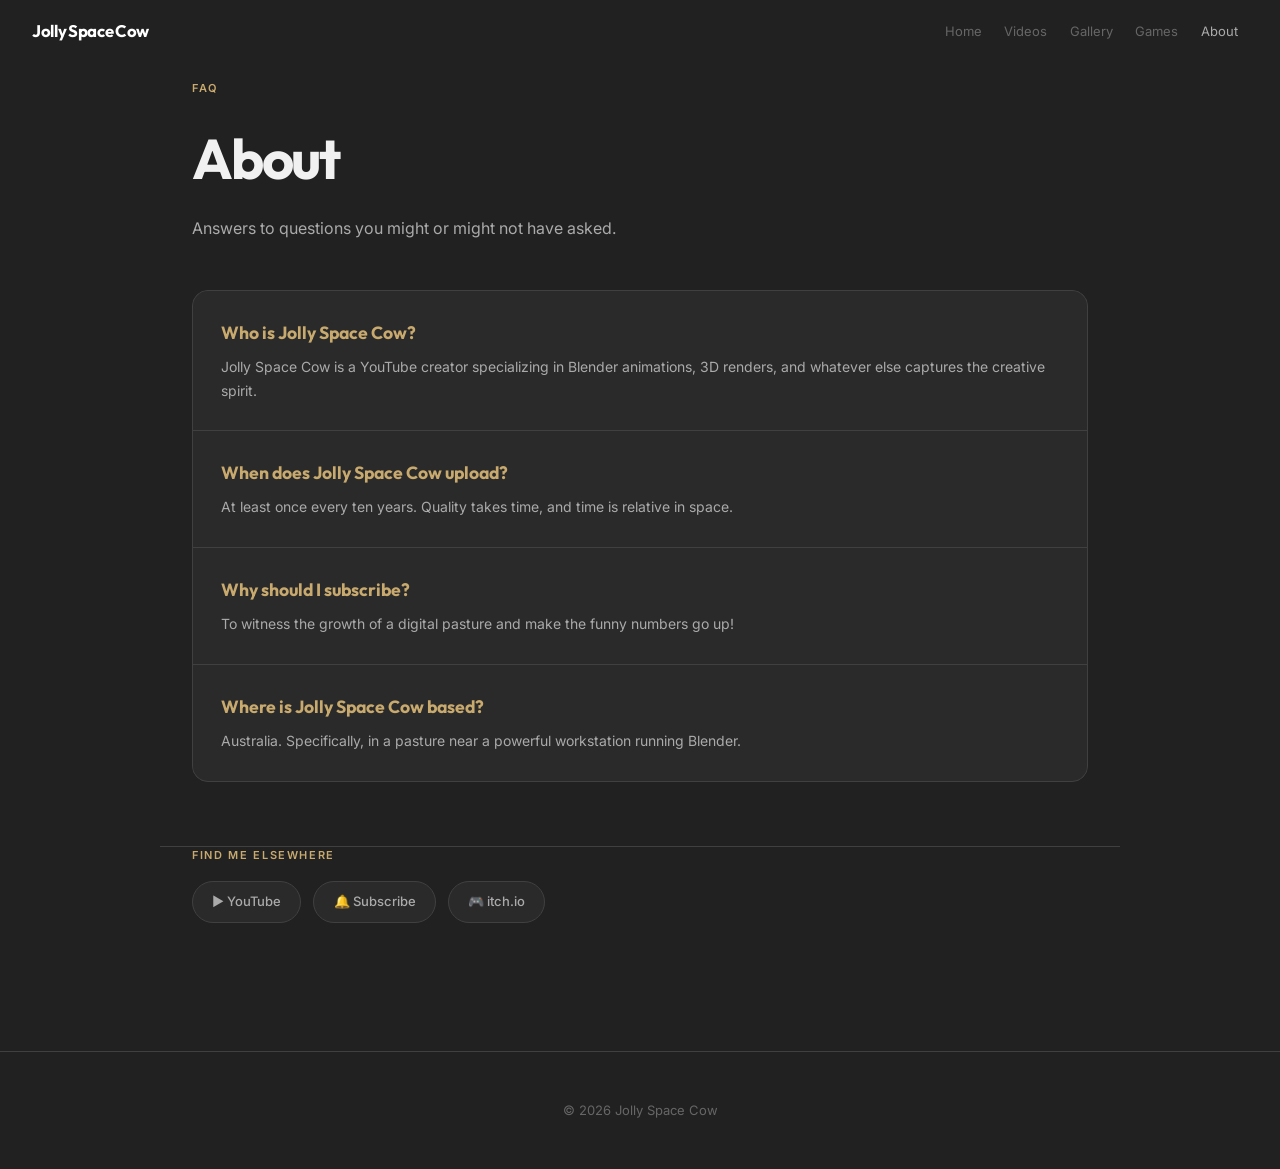
<file: about.html>
<!DOCTYPE html>
<html lang="en">
<head>
  <meta charset="UTF-8">
  <meta name="viewport" content="width=device-width, initial-scale=1.0">
  <title>About - Jolly Space Cow</title>
  
  <link rel="icon" href="favicon.ico">
  <link rel="icon" type="image/png" sizes="48x48" href="public/favicon-48x48.png">
  <link rel="icon" type="image/png" sizes="192x192" href="public/favicon-192x192.png">
  <link rel="icon" type="image/png" sizes="32x32" href="public/favicon-32x32.png">
  <link rel="icon" type="image/png" sizes="16x16" href="public/favicon-16x16.png">
  <link rel="apple-touch-icon" sizes="180x180" href="public/apple-touch-icon.png">
  
  <link rel="preconnect" href="https://fonts.googleapis.com">
  <link rel="preconnect" href="https://fonts.gstatic.com" crossorigin>
  <link href="https://fonts.googleapis.com/css2?family=Outfit:wght@400;600;700&family=Inter:wght@400;500&display=swap" rel="stylesheet">
  
  <link rel="stylesheet" href="assets/css/style.css">
  <link rel="stylesheet" href="assets/css/components.css">
</head>

<body>
  <div class="page">
    <nav>
      <a href="index.html" class="nav-logo">Jolly<span>Space</span>Cow</a>
      <div class="nav-links">
        <a href="index.html">Home</a>
        <a href="videos.html">Videos</a>
        <a href="gallery.html">Gallery</a>
        <a href="games.html">Games</a>
        <a href="about.html">About</a>
      </div>
    </nav>

    <header class="page-hero">
      <span class="section-label">FAQ</span>
      <h1>About</h1>
      <p>Answers to questions you might or might not have asked.</p>
    </header>

    <section class="section">
      <div class="qa-list">
        <div class="qa-item">
          <p class="qa-q">Who is Jolly Space Cow?</p>
          <p class="qa-a">Jolly Space Cow is a YouTube creator specializing in Blender animations, 3D renders, and whatever else captures the creative spirit.</p>
        </div>
        <div class="qa-item">
          <p class="qa-q">When does Jolly Space Cow upload?</p>
          <p class="qa-a">At least once every ten years. Quality takes time, and time is relative in space.</p>
        </div>
        <div class="qa-item">
          <p class="qa-q">Why should I subscribe?</p>
          <p class="qa-a">To witness the growth of a digital pasture and make the funny numbers go up!</p>
        </div>
        <div class="qa-item">
          <p class="qa-q">Where is Jolly Space Cow based?</p>
          <p class="qa-a">Australia. Specifically, in a pasture near a powerful workstation running Blender.</p>
        </div>
      </div>
    </section>

    <section class="section">
      <span class="section-label">Find me elsewhere</span>
      <div class="contact-chips">
        <a href="https://www.youtube.com/channel/UCpBcikf2fOhwMhp3Czj2CwA" class="contact-chip" target="_blank">▶ YouTube</a>
        <a href="https://www.youtube.com/channel/UCpBcikf2fOhwMhp3Czj2CwA?sub_confirmation=1" class="contact-chip" target="_blank">🔔 Subscribe</a>
        <a href="https://jollyspacecow.itch.io" class="contact-chip" target="_blank">🎮 itch.io</a>
      </div>
    </section>

    <footer class="site-footer"></footer>
  </div>

  <script src="assets/js/cursor.js"></script>
  <script src="assets/js/app.js"></script>
</body>
</html>
</file>
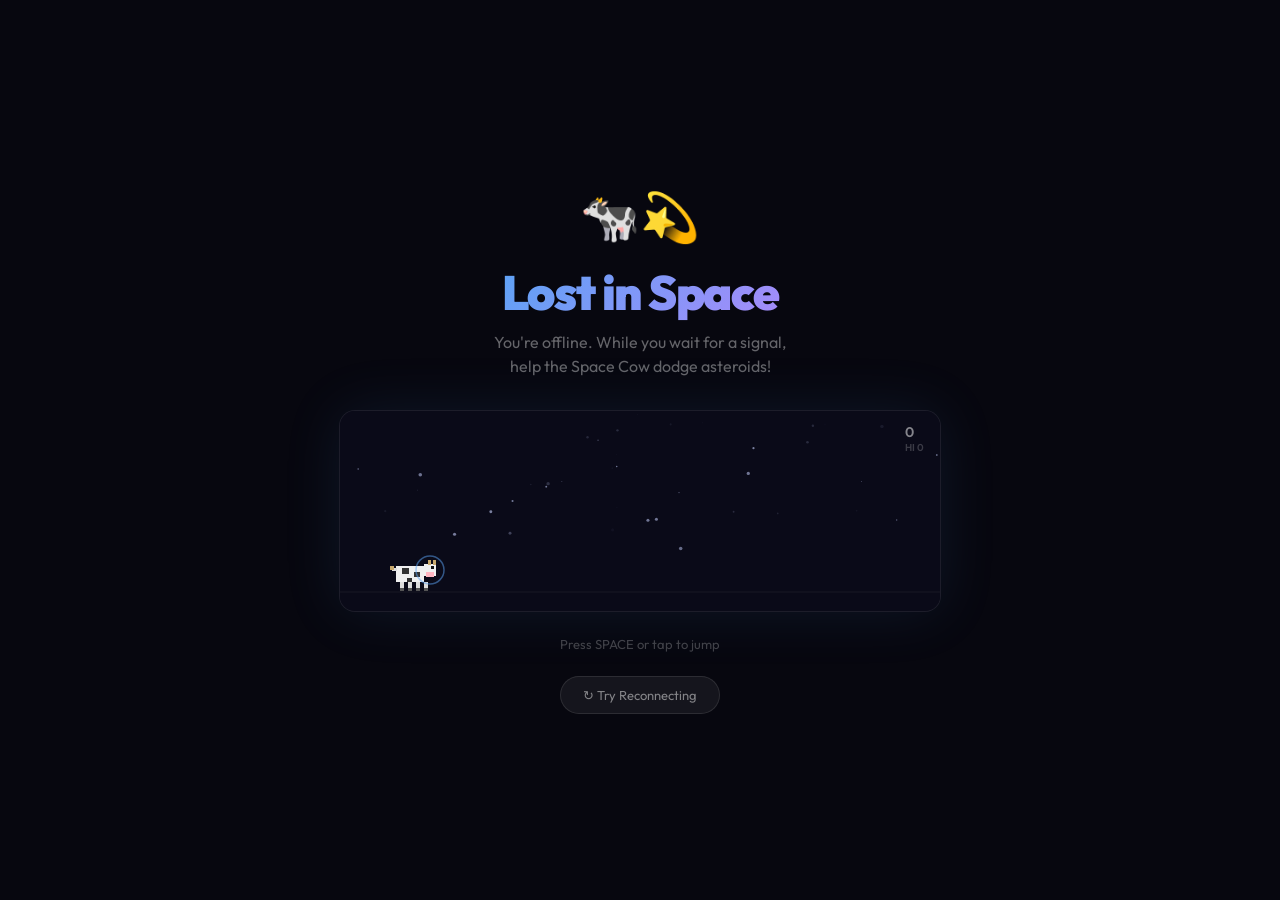
<file: offline.html>
<!DOCTYPE html>
<html lang="en">
<head>
  <meta charset="UTF-8">
  <meta name="viewport" content="width=device-width, initial-scale=1.0">
  <title>Offline - Jolly Space Cow</title>
  <link rel="icon" href="public/favicon.ico">
  <style>
    @import url('https://fonts.googleapis.com/css2?family=Outfit:wght@400;600;700;900&display=swap');
    * { margin: 0; padding: 0; box-sizing: border-box; user-select: none; -webkit-user-select: none; }
    body {
      background: #07070f; color: #f1f1f1; font-family: 'Outfit', -apple-system, sans-serif;
      display: flex; flex-direction: column; align-items: center; justify-content: center;
      height: 100vh; overflow: hidden;
    }
    .offline-msg { text-align: center; margin-bottom: 2rem; }
    .offline-msg h1 {
      font-size: clamp(1.8rem, 5vw, 3rem); font-weight: 900; letter-spacing: -0.03em;
      margin-bottom: 0.5rem; background: linear-gradient(135deg, #5ba3f5, #a78bfa);
      -webkit-background-clip: text; -webkit-text-fill-color: transparent; background-clip: text;
    }
    .offline-msg p { color: rgba(241,241,241,0.4); font-size: clamp(0.85rem, 1.5vw, 1rem); line-height: 1.5; }
    #game-container {
      position: relative; border: 1px solid rgba(255,255,255,0.08);
      border-radius: 16px; overflow: hidden; background: #0a0a18;
      box-shadow: 0 0 60px rgba(91, 163, 245, 0.1);
    }
    #game-canvas { display: block; }
    .score-display {
      position: absolute; top: 12px; right: 16px; font-size: 14px;
      font-weight: 600; color: rgba(255,255,255,0.5); font-family: 'Outfit', monospace;
    }
    .game-hint { text-align: center; margin-top: 1.5rem; color: rgba(241,241,241,0.25); font-size: 13px; }
    .retry-btn {
      display: inline-block; margin-top: 1.5rem; padding: 0.6rem 1.4rem;
      background: rgba(255,255,255,0.06); border: 1px solid rgba(255,255,255,0.1);
      border-radius: 100px; color: rgba(241,241,241,0.5); text-decoration: none;
      font-size: 13px; transition: all 0.2s;
    }
    .retry-btn:hover { color: #fff; background: rgba(255,255,255,0.1); border-color: rgba(255,255,255,0.2); }
    @keyframes pulse { 0%, 100% { opacity: 0.2; } 50% { opacity: 0.5; } }
  </style>
</head>
<body>
  <div class="offline-msg">
    <div style="font-size:3rem; margin-bottom:1rem;">🐄💫</div>
    <h1>Lost in Space</h1>
    <p>You're offline. While you wait for a signal,<br>help the Space Cow dodge asteroids!</p>
  </div>

  <div id="game-container">
    <canvas id="game-canvas" width="600" height="200"></canvas>
    <div class="score-display">
      <div id="score">0</div>
      <div style="font-size:10px; color:rgba(255,255,255,0.2); text-align:right;">HI <span id="hi-score">0</span></div>
    </div>
  </div>

  <p class="game-hint" id="game-hint">Press SPACE or tap to jump</p>
  <a class="retry-btn" href="javascript:location.reload()">↻ Try Reconnecting</a>

  <script src="assets/js/offline.js"></script>
</body>
</html>
</file>
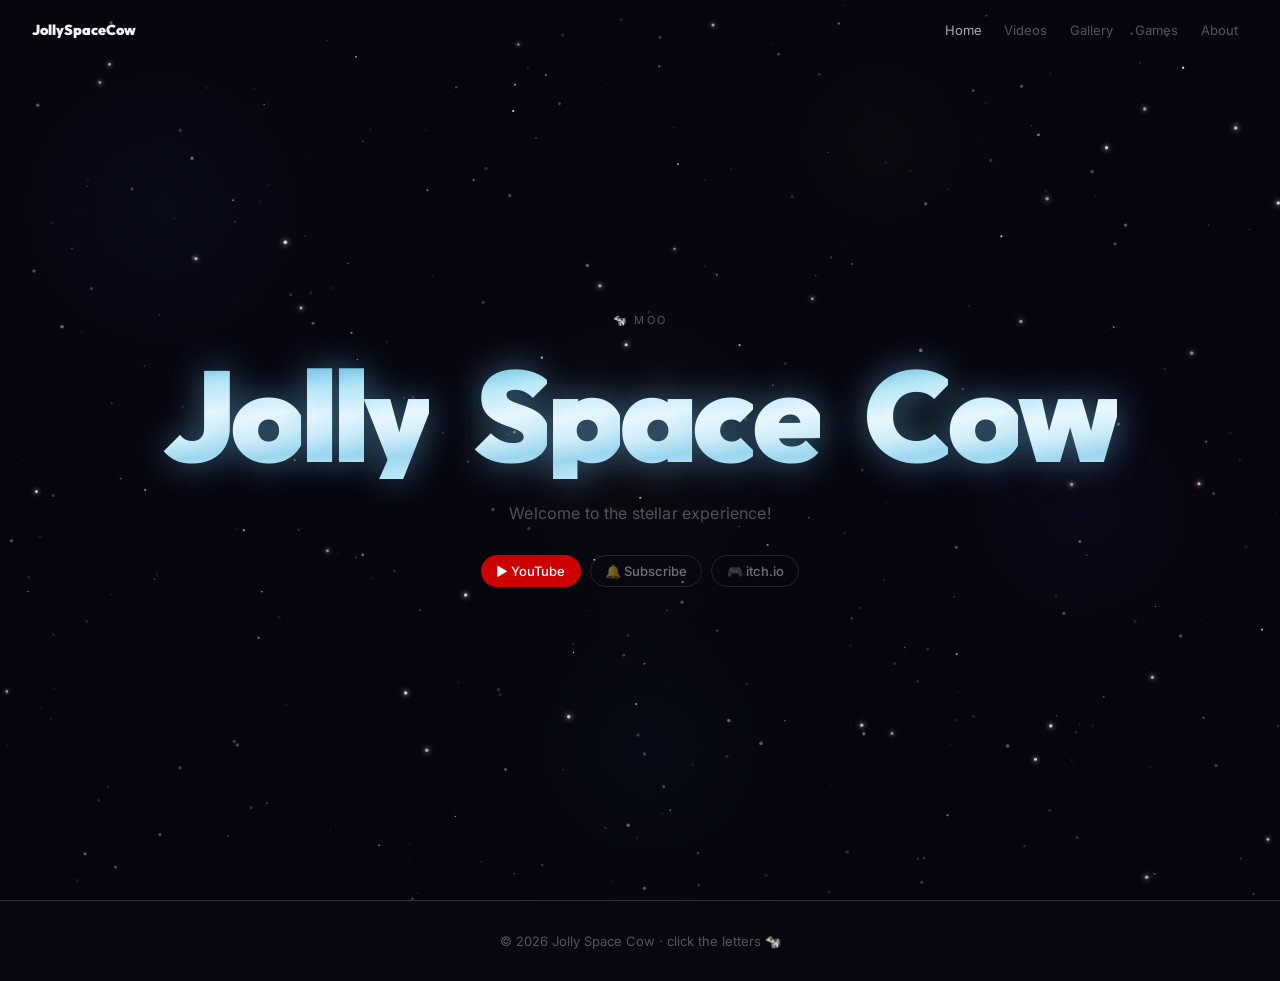
<file: Title Function Prototype.html>
<!DOCTYPE html>
<html lang="en">
<head>
  <meta charset="UTF-8">
  <meta name="viewport" content="width=device-width, initial-scale=1.0">
  <title>Jolly Space Cow</title>
  <link rel="preconnect" href="https://fonts.googleapis.com">
  <link href="https://fonts.googleapis.com/css2?family=Outfit:wght@900&family=Inter:wght@400;500&display=swap" rel="stylesheet">
  <style>
    *, *::before, *::after { box-sizing: border-box; margin: 0; padding: 0; }
    * { user-select: none; -webkit-user-select: none; }

    :root {
      --accent: #c8a96e;
      --text-1: #f1f1f1;
      --text-2: #aaaaaa;
      --text-3: #555555;
      --bg-2: #1e1e1e;
      --border: #333;
    }

    body {
      background: #07070f;
      color: var(--text-1);
      font-family: 'Inter', sans-serif;
      min-height: 100vh;
      overflow-x: hidden;
      cursor: none;
    }

    /* ── trail cursor ── */
    .trail-dot {
      position: fixed; pointer-events: none; z-index: 9999;
      border-radius: 50%; transform: translate(-50%,-50%);
    }

    #space-canvas { position: fixed; inset: 0; z-index: 0; pointer-events: none; }

    /* ── nav ── */
    nav {
      position: fixed; top: 0; left: 0; right: 0; z-index: 100;
      padding: 1.1rem 2rem;
      display: flex; align-items: center; justify-content: space-between;
    }
    .nav-logo {
      font-family: 'Outfit', sans-serif; font-weight: 900;
      font-size: 0.9rem; color: var(--text-1); text-decoration: none;
    }
    .nav-links { display: flex; gap: 0.1rem; }
    .nav-links a {
      color: var(--text-3); text-decoration: none; font-size: 13px;
      padding: 0.3rem 0.65rem; border-radius: 6px;
      transition: color 0.15s, background 0.15s;
    }
    .nav-links a:hover { color: var(--text-1); background: rgba(255,255,255,0.06); }
    .nav-links a.active { color: var(--text-2); }

    /* ── hero ── */
    .hero {
      position: relative; z-index: 1;
      min-height: 100vh;
      display: flex; flex-direction: column;
      justify-content: center; align-items: center;
      padding: 0 2rem; text-align: center;
    }

    .hero-kicker {
      font-size: 11px; letter-spacing: 0.2em; text-transform: uppercase;
      color: var(--text-3); margin-bottom: 1.5rem;
      opacity: 0; animation: fadeUp 0.6s 0.2s forwards;
    }

    /* ── THE TITLE ── */
    .hero-title {
      font-family: 'Outfit', sans-serif; font-weight: 900;
      font-size: clamp(3.5rem, 10vw, 8rem);
      line-height: 1; letter-spacing: -0.04em;
      margin-bottom: 1.5rem;
      opacity: 0; animation: fadeUp 0.7s 0.3s forwards;
      white-space: nowrap;
    }

    .letter {
      display: inline-block;
      background: linear-gradient(170deg,
        #a8d8f0 0%, #7ec8e8 15%, #b8e8f8 30%,
        #e8f6fc 50%, #d0eef8 65%, #9dd6f0 80%, #c8eefa 100%);
      -webkit-background-clip: text;
      background-clip: text;
      color: transparent;
      filter: drop-shadow(0 0 18px rgba(120,210,255,0.45));
      cursor: pointer;
      position: relative;
      transition: filter 0.15s;
      transform-origin: bottom center;
    }
    .letter:hover {
      filter: drop-shadow(0 0 28px rgba(120,210,255,0.75));
    }
    .letter.space-char {
      width: 0.35em; cursor: default; pointer-events: none;
    }

    .hero-sub {
      font-size: 1rem; color: rgba(241,241,241,0.32);
      margin-bottom: 2rem; letter-spacing: 0.01em;
      opacity: 0; animation: fadeUp 0.7s 0.5s forwards;
    }

    .hero-links {
      display: flex; flex-wrap: wrap; gap: 0.55rem; justify-content: center;
      opacity: 0; animation: fadeUp 0.7s 0.65s forwards;
    }

    .pill {
      display: inline-flex; align-items: center; gap: 0.3rem;
      padding: 0.45rem 0.9rem; border-radius: 100px;
      font-size: 13px; font-weight: 500; text-decoration: none;
      transition: all 0.2s; border: 1px solid transparent; cursor: none;
    }
    .pill-yt  { background: #cc0000; color: #fff; }
    .pill-yt:hover { background: #e60000; transform: translateY(-1px); }
    .pill-ghost {
      background: transparent; color: rgba(241,241,241,0.45);
      border-color: rgba(255,255,255,0.12);
    }
    .pill-ghost:hover { color: var(--text-1); border-color: rgba(255,255,255,0.3); transform: translateY(-1px); }

    /* ── letter animations ── */
    @keyframes fadeUp {
      from { opacity:0; transform:translateY(18px); }
      to   { opacity:1; transform:translateY(0); }
    }

    @keyframes jumpBounce {
      0%   { transform: translateY(0)    scaleX(1)   scaleY(1); }
      25%  { transform: translateY(-90px) scaleX(0.9) scaleY(1.1); }
      50%  { transform: translateY(0)    scaleX(1.3) scaleY(0.7); }
      65%  { transform: translateY(-30px) scaleX(0.95) scaleY(1.05); }
      80%  { transform: translateY(0)    scaleX(1.1) scaleY(0.9); }
      100% { transform: translateY(0)    scaleX(1)   scaleY(1); }
    }

    @keyframes blastOff {
      0%   { transform: translateY(0) scale(1); opacity:1; }
      15%  { transform: translateY(12px) scale(1.05); }
      100% { transform: translateY(-120vh) scale(0.4); opacity:0; }
    }

    @keyframes anvilFall {
      0%   { transform: translateY(0) rotate(-3deg); }
      60%  { transform: translateY(var(--fall-dist)) rotate(4deg); animation-timing-function: ease-in; }
      75%  { transform: translateY(calc(var(--fall-dist) - 24px)) rotate(-2deg); }
      88%  { transform: translateY(var(--fall-dist)) rotate(2deg); }
      100% { transform: translateY(var(--fall-dist)) rotate(0deg); }
    }

    @keyframes letterSpin {
      from { transform: rotate(0deg); }
      to   { transform: rotate(360deg); }
    }

    @keyframes eggPop {
      0%   { transform: translateY(20px) scale(0); opacity:0; }
      40%  { transform: translateY(-10px) scale(1.2); opacity:1; }
      60%  { transform: translateY(0) scale(1); }
      100% { transform: translateY(var(--egg-fall)) scale(1); opacity:1; }
    }

    @keyframes walkIn {
      from { transform: translateX(-120px) scaleX(1); }
      to   { transform: translateX(110vw) scaleX(1); }
    }

    @keyframes squishMorph {
      0%   { transform: scaleX(1)   scaleY(1); }
      30%  { transform: scaleX(1.5) scaleY(0.6); }
      55%  { transform: scaleX(0.8) scaleY(1.2); }
      75%  { transform: scaleX(1.1) scaleY(0.95); }
      100% { transform: scaleX(1)   scaleY(1); }
    }

    @keyframes smokeRise {
      0%   { transform: translate(-50%,-50%) scale(0.3); opacity:0.7; }
      100% { transform: translate(-50%, calc(-50% - 120px)) scale(2.5); opacity:0; }
    }

    /* ── physics letters (p explosion) ── */
    .phys-letter {
      position: fixed;
      font-family: 'Outfit', sans-serif; font-weight: 900;
      font-size: clamp(3.5rem, 10vw, 8rem);
      background: linear-gradient(170deg, #a8d8f0, #7ec8e8, #b8e8f8, #e8f6fc, #9dd6f0);
      -webkit-background-clip: text; background-clip: text; color: transparent;
      pointer-events: none; z-index: 600; display: inline-block;
      line-height: 1; filter: drop-shadow(0 0 18px rgba(120,210,255,0.45));
    }
    /* hide original letters during physics */
    body.physics-mode .hero-title { opacity: 0 !important; }

    /* ── Mr Finance ── */
    .mr-finance {
      position: fixed; bottom: 60px; left: -80px;
      font-size: 3.5rem; z-index: 500; pointer-events: none;
      animation: walkIn 3.5s linear forwards;
    }

    /* ── falling egg ── */
    .falling-egg {
      position: fixed; font-size: 2.2rem;
      z-index: 500; pointer-events: none;
    }

    /* ── smoke ── */
    .smoke-puff {
      position: fixed; border-radius: 50%;
      background: radial-gradient(circle, rgba(200,200,200,0.7) 0%, rgba(150,150,150,0) 70%);
      pointer-events: none; z-index: 450;
      animation: smokeRise 1s ease-out forwards;
    }

    /* ── freeze overlay ── */
    body.frozen #space-canvas { animation-play-state: paused; }
    body.frozen .hero-kicker,
    body.frozen .hero-sub,
    body.frozen .hero-links { animation-play-state: paused; }

    /* ── play button letter ── */
    .letter.is-play {
      background: none !important;
      -webkit-background-clip: unset !important;
      background-clip: unset !important;
      color: #fff !important;
      filter: none !important;
    }

    /* ll play-button overlay — keeps layout stable */
    #l-l1 { position: relative; }
    #l-l1-play {
      position: absolute; inset: 0;
      display: none; align-items: center; justify-content: center;
      background: linear-gradient(170deg, #a8d8f0, #7ec8e8, #b8e8f8, #e8f6fc, #9dd6f0);
      -webkit-background-clip: text; background-clip: text; color: transparent;
      font-size: 0.55em; line-height: 1;
      pointer-events: none;
    }
    #l-l1[data-play] > .l-char { visibility: hidden; }
    #l-l1[data-play] #l-l1-play { display: flex; }

    /* ── orbital o wrapper ── */
    .orbital-o {
      position: fixed; pointer-events: none; z-index: 600;
      font-family: 'Outfit', sans-serif; font-weight: 900;
      font-size: clamp(3.5rem, 10vw, 8rem);
      background: linear-gradient(170deg, #a8d8f0, #e8f6fc, #9dd6f0);
      -webkit-background-clip: text; background-clip: text; color: transparent;
      filter: drop-shadow(0 0 18px rgba(120,210,255,0.45));
      line-height: 1;
    }

    footer {
      position: relative; z-index: 1;
      border-top: 1px solid var(--border);
      padding: 2rem; text-align: center;
      font-size: 13px; color: var(--text-3);
    }

    /* ── hint tooltip ── */
    .letter-hint {
      position: absolute; bottom: calc(100% + 6px); left: 50%;
      transform: translateX(-50%);
      background: rgba(0,0,0,0.75); color: #fff;
      font-size: 10px; padding: 3px 7px; border-radius: 4px;
      white-space: nowrap; pointer-events: none;
      opacity: 0; transition: opacity 0.15s;
      font-family: 'Inter', sans-serif; font-weight: 400;
      letter-spacing: 0.05em;
    }
    .letter:hover .letter-hint { opacity: 1; }
  </style>
</head>
<body>
<canvas id="space-canvas"></canvas>

<nav>
  <a href="index.html" class="nav-logo">JollySpaceCow</a>
  <div class="nav-links">
    <a href="index.html" class="active">Home</a>
    <a href="videos.html">Videos</a>
    <a href="gallery.html">Gallery</a>
    <a href="games.html">Games</a>
    <a href="about.html">About</a>
  </div>
</nav>

<div class="hero">
  <p class="hero-kicker">🐄 moo</p>

  <h1 class="hero-title" id="logo-title">
    <span class="letter" id="l-J" data-hint="jump">J<span class="letter-hint">jump</span></span><span
    class="letter" id="l-o1" data-hint="swap">o<span class="letter-hint">swap</span></span><span
    class="letter" id="l-l1" data-hint="freeze"><span class="l-char">l</span><span id="l-l1-play">▶</span><span class="letter-hint">freeze</span></span><span
    class="letter" id="l-l2" data-hint="freeze">l<span class="letter-hint">freeze</span></span><span
    class="letter" id="l-y" data-hint="colour">y<span class="letter-hint">colour</span></span><span
    class="letter space-char"> </span><span
    class="letter" id="l-S" data-hint="blast off">S<span class="letter-hint">blast off</span></span><span
    class="letter" id="l-p" data-hint="explode">p<span class="letter-hint">explode</span></span><span
    class="letter" id="l-a" data-hint="orbit">a<span class="letter-hint">orbit</span></span><span
    class="letter" id="l-c" data-hint="starfield">c<span class="letter-hint">starfield</span></span><span
    class="letter" id="l-e" data-hint="squish">e<span class="letter-hint">squish</span></span><span
    class="letter space-char"> </span><span
    class="letter" id="l-C" data-hint="egg">C<span class="letter-hint">egg</span></span><span
    class="letter" id="l-o2" data-hint="swap">o<span class="letter-hint">swap</span></span><span
    class="letter" id="l-w" data-hint="anvil">w<span class="letter-hint">anvil</span></span>
  </h1>

  <p class="hero-sub">Welcome to the stellar experience!</p>

  <div class="hero-links">
    <a href="https://www.youtube.com/channel/UCpBcikf2fOhwMhp3Czj2CwA" class="pill pill-yt" target="_blank">▶ YouTube</a>
    <a href="https://www.youtube.com/channel/UCpBcikf2fOhwMhp3Czj2CwA?sub_confirmation=1" class="pill pill-ghost" target="_blank">🔔 Subscribe</a>
    <a href="https://jollyspacecow.itch.io" class="pill pill-ghost" target="_blank">🎮 itch.io</a>
  </div>
</div>

<footer>© 2026 Jolly Space Cow · click the letters 🐄</footer>

<script>
/* ═══════════════════════════════════════════════
   CURSOR TRAIL
═══════════════════════════════════════════════ */
const TRAIL = 16;
const trail = [];
let mx = -300, my = -300;
for (let i = 0; i < TRAIL; i++) {
  const d = document.createElement('div');
  d.className = 'trail-dot';
  const t = 1 - i / TRAIL, size = 2 + t * 6;
  d.style.cssText = `width:${size}px;height:${size}px;background:rgba(200,169,110,${t*0.85});box-shadow:0 0 ${size*2}px rgba(200,169,110,${t*0.4});`;
  document.body.appendChild(d);
  trail.push({ el:d, x:-300, y:-300 });
}
document.addEventListener('mousemove', e => { mx=e.clientX; my=e.clientY; });
(function animT() {
  trail[0].x += (mx-trail[0].x)*0.35; trail[0].y += (my-trail[0].y)*0.35;
  trail[0].el.style.left=trail[0].x+'px'; trail[0].el.style.top=trail[0].y+'px';
  for (let i=1;i<TRAIL;i++) {
    trail[i].x+=(trail[i-1].x-trail[i].x)*0.45; trail[i].y+=(trail[i-1].y-trail[i].y)*0.45;
    trail[i].el.style.left=trail[i].x+'px'; trail[i].el.style.top=trail[i].y+'px';
  }
  requestAnimationFrame(animT);
})();

/* ═══════════════════════════════════════════════
   SPACE CANVAS
═══════════════════════════════════════════════ */
const cv = document.getElementById('space-canvas');
const cx = cv.getContext('2d');
let W, H, stars=[], mouse={x:0.5,y:0.5};
let starfieldMode = 0; // 0=normal 1=warp 2=dense 3=minimal
let causticsHue = 220;
let warpAngle = 0;

function resize() { W=cv.width=innerWidth; H=cv.height=innerHeight; }

function mkStar(mode) {
  const dense = mode===2;
  return {
    x:Math.random()*W, y:Math.random()*H,
    r:Math.random()*(dense?2.2:1.7)+0.15,
    opacity:Math.random()*(dense?0.95:0.8)+0.1,
    twinkle:Math.random()*Math.PI*2,
    ts:Math.random()*0.025+0.004,
    drift:(Math.random()-0.5)*0.022,
    hue:Math.random()<0.08?(Math.random()<0.5?210:45):0,
    sat:Math.random()<0.08?80:0,
    // warp mode
    wx:0, wy:0, wz:Math.random()*W,
  };
}
function initStars() {
  const n = starfieldMode===2?600:starfieldMode===3?60:420;
  stars=Array.from({length:n},()=>mkStar(starfieldMode));
}

const nebulae=[
  {x:0.12,y:0.22,r:0.24,h:220,o:0.045},
  {x:0.84,y:0.58,r:0.21,h:260,o:0.038},
  {x:0.5, y:0.82,r:0.19,h:195,o:0.033},
  {x:0.7, y:0.15,r:0.16,h:30, o:0.028},
];

function drawNebulae(t) {
  const hueShift = (causticsHue - 220);
  nebulae.forEach(b=>{
    const px=(b.x+Math.sin(t*0.00022+b.h)*0.014)*W;
    const py=(b.y+Math.cos(t*0.00028+b.h)*0.014)*H;
    const hue = b.h + hueShift;
    const gr=cx.createRadialGradient(px,py,0,px,py,b.r*Math.max(W,H));
    gr.addColorStop(0,`hsla(${hue},65%,62%,${b.o})`);
    gr.addColorStop(0.5,`hsla(${hue},55%,50%,${b.o*0.25})`);
    gr.addColorStop(1,'transparent');
    cx.fillStyle=gr; cx.beginPath(); cx.arc(px,py,b.r*Math.max(W,H),0,Math.PI*2); cx.fill();
  });
}

let shoot=null, shootStart=0;
function maybeShoot(t) {
  if(starfieldMode===1) return; // no shooting stars in warp
  if(!shoot&&Math.random()<0.0007) {
    shoot={x:Math.random()*W*0.75,y:Math.random()*H*0.45,len:Math.random()*140+70,angle:Math.PI/5+(Math.random()-0.5)*0.25};
    shootStart=t;
  }
  if(shoot){
    const p=(t-shootStart)/900; if(p>1){shoot=null;return;}
    const tail=Math.min(p*2,1), fade=p>0.55?1-(p-0.55)/0.45:1;
    const ex=shoot.x+Math.cos(shoot.angle)*shoot.len*tail;
    const ey=shoot.y+Math.sin(shoot.angle)*shoot.len*tail;
    const sx=ex-Math.cos(shoot.angle)*shoot.len*Math.min(tail,0.38);
    const sy=ey-Math.sin(shoot.angle)*shoot.len*Math.min(tail,0.38);
    const gr=cx.createLinearGradient(sx,sy,ex,ey);
    gr.addColorStop(0,'transparent'); gr.addColorStop(1,`rgba(255,255,248,${0.95*fade})`);
    cx.strokeStyle=gr; cx.lineWidth=1.4;
    cx.beginPath(); cx.moveTo(sx,sy); cx.lineTo(ex,ey); cx.stroke();
  }
}

function drawWarp(t) {
  const cx2=W/2, cy2=H/2;
  stars.forEach(s=>{
    s.wz -= 8;
    if(s.wz<=0) s.wz=W;
    const k=128/s.wz;
    const px=cx2+(s.x-cx2)*k, py=cy2+(s.y-cy2)*k;
    const sz=Math.max(0.5,(1-s.wz/W)*4);
    const op=Math.min(1,(1-s.wz/W)*2);
    const pxp=cx2+(s.x-cx2)*(128/(s.wz+8));
    const pyp=cy2+(s.y-cy2)*(128/(s.wz+8));
    cx.strokeStyle=`rgba(200,220,255,${op})`;
    cx.lineWidth=sz;
    cx.beginPath(); cx.moveTo(pxp,pyp); cx.lineTo(px,py); cx.stroke();
  });
}

function drawNormal(t) {
  stars.forEach(s=>{
    s.twinkle+=s.ts;
    const op=s.opacity*(0.6+0.4*Math.sin(s.twinkle));
    const px=s.x+(mouse.x-0.5)*s.r*5, py=s.y+(mouse.y-0.5)*s.r*5;
    if(s.r>1.2&&op>0.45){
      const gr=cx.createRadialGradient(px,py,0,px,py,s.r*5);
      gr.addColorStop(0,`rgba(255,255,248,${op*0.35})`); gr.addColorStop(1,'transparent');
      cx.fillStyle=gr; cx.beginPath(); cx.arc(px,py,s.r*5,0,Math.PI*2); cx.fill();
    }
    const col=s.sat>0?`hsla(${s.hue},${s.sat}%,90%,${op})`:`rgba(245,245,255,${op})`;
    cx.fillStyle=col; cx.beginPath(); cx.arc(px,py,s.r,0,Math.PI*2); cx.fill();
    s.x+=s.drift; if(s.x<0)s.x=W; if(s.x>W)s.x=0;
  });
}

function draw(t) {
  cx.clearRect(0,0,W,H);
  cx.fillStyle='rgba(4,4,14,0.15)'; cx.fillRect(0,0,W,H);
  if(starfieldMode!==1) {
    const gr=cx.createLinearGradient(0,H*0.3,0,H*0.66);
    gr.addColorStop(0,'transparent'); gr.addColorStop(0.5,'rgba(150,170,255,0.03)'); gr.addColorStop(1,'transparent');
    cx.save(); cx.translate(W*0.5,H*0.48); cx.rotate(-0.18);
    cx.fillStyle=gr; cx.fillRect(-W*0.8,-H*0.18,W*1.6,H*0.36); cx.restore();
    drawNebulae(t);
  }
  const mgx=mouse.x*W, mgy=mouse.y*H;
  const mg=cx.createRadialGradient(mgx,mgy,0,mgx,mgy,260);
  mg.addColorStop(0,'rgba(200,169,110,0.04)'); mg.addColorStop(1,'transparent');
  cx.fillStyle=mg; cx.fillRect(0,0,W,H);
  if(starfieldMode===1) drawWarp(t); else drawNormal(t);
  maybeShoot(t);
  requestAnimationFrame(draw);
}

window.addEventListener('resize',()=>{resize();initStars();});
document.addEventListener('mousemove',e=>{mouse.x=e.clientX/W;mouse.y=e.clientY/H;});
resize(); initStars(); requestAnimationFrame(draw);

/* ═══════════════════════════════════════════════
   HELPERS
═══════════════════════════════════════════════ */
function getRect(el) { return el.getBoundingClientRect(); }
function debounce(fn, ms) {
  let t; return function(...a){clearTimeout(t);t=setTimeout(()=>fn(...a),ms);};
}

const lJ=document.getElementById('l-J');
const lo1=document.getElementById('l-o1');
const ll1=document.getElementById('l-l1');
const ll2=document.getElementById('l-l2');
const ly=document.getElementById('l-y');
const lS=document.getElementById('l-S');
const lp=document.getElementById('l-p');
const la=document.getElementById('l-a');
const lc=document.getElementById('l-c');
const le=document.getElementById('l-e');
const lC=document.getElementById('l-C');
const lo2=document.getElementById('l-o2');
const lw=document.getElementById('l-w');

const allLetters=[lJ,lo1,ll1,ll2,ly,lS,lp,la,lc,le,lC,lo2,lw];

/* ═══════════════════════════════════════════════
   J — jump + Mr Finance walks in
═══════════════════════════════════════════════ */
let jBusy=false;
lJ.addEventListener('click',()=>{
  if(jBusy) return; jBusy=true;
  lJ.style.animation='jumpBounce 0.9s cubic-bezier(.36,.07,.19,.97) forwards';
  setTimeout(()=>{
    const fin=document.createElement('div');
    fin.className='mr-finance';
    fin.textContent='🤵';
    document.body.appendChild(fin);
    fin.addEventListener('animationend',()=>{fin.remove();});
    setTimeout(()=>{
      lJ.style.animation='';
      jBusy=false;
    },3600);
  },800);
});

/* ═══════════════════════════════════════════════
   o1 & o2 — swap with hand-rolled perspective
   Z arc + scaleX + fontSize = real 3D illusion
═══════════════════════════════════════════════ */
let oSwapping=false;
function doOSwap(clicked){
  if(oSwapping)return; oSwapping=true;

  const r1=getRect(lo1), r2=getRect(lo2);
  const cx1=r1.left+r1.width/2, cy1=r1.top+r1.height/2;
  const cx2=r2.left+r2.width/2, cy2=r2.top+r2.height/2;
  const baseSize=parseFloat(getComputedStyle(lo1).fontSize);

  lo1.style.opacity='0'; lo2.style.opacity='0';

  const dur=900, focal=600, zArc=350;

  // clicked one goes BACK (zDir=-1), the other comes FORWARD (zDir=+1)
  const configs = clicked===lo1
    ? [ {sx:cx1,sy:cy1,dx:cx2,dy:cy2,zDir:-1}, {sx:cx2,sy:cy2,dx:cx1,dy:cy1,zDir:+1} ]
    : [ {sx:cx2,sy:cy2,dx:cx1,dy:cy1,zDir:-1}, {sx:cx1,sy:cy1,dx:cx2,dy:cy2,zDir:+1} ];

  const clones=configs.map(cfg=>{
    const el=document.createElement('span');
    el.className='phys-letter';
    el.textContent='o';
    el.style.cssText=`left:${cfg.sx}px;top:${cfg.sy}px;transform:translate(-50%,-55%);transform-origin:center center;`;
    document.body.appendChild(el);
    return {...cfg,el};
  });

  let startT=null;
  function step(ts){
    if(!startT)startT=ts;
    const p=Math.min((ts-startT)/dur,1);
    const ep=1-Math.pow(1-p,3);

    clones.forEach(({el,sx,sy,dx,dy,zDir})=>{
      const x=sx+(dx-sx)*ep;
      const y=sy+(dy-sy)*ep;
      const z=zDir*zArc*Math.sin(ep*Math.PI);
      const pScale=focal/(focal-z);
      const glow=18*pScale+(z>0?20*(z/zArc):0);
      el.style.left=x+'px';
      el.style.top=y+'px';
      el.style.fontSize=(baseSize*pScale)+'px';
      el.style.transform=`translate(-50%,-55%)`;
      el.style.filter=`drop-shadow(0 0 ${glow}px rgba(120,210,255,0.7))`;
      el.style.zIndex=z>0?610:600;
    });

    if(p<1){ requestAnimationFrame(step); }
    else{
      clones.forEach(c=>c.el.remove());
      lo1.style.opacity='1'; lo2.style.opacity='1';
      oSwapping=false;
    }
  }
  requestAnimationFrame(step);
}
lo1.addEventListener('click',()=>doOSwap(lo1));
lo2.addEventListener('click',()=>doOSwap(lo2));

/* ═══════════════════════════════════════════════
   ll — play button, freeze everything
═══════════════════════════════════════════════ */
let frozen=false;
function doFreeze() {
  frozen=!frozen;
  if(frozen) {
    ll1.dataset.play='1';
    ll2.style.visibility='hidden';
    document.body.classList.add('frozen');
  } else {
    delete ll1.dataset.play;
    ll2.style.visibility='visible';
    document.body.classList.remove('frozen');
  }
}
ll1.addEventListener('click',doFreeze);
ll2.addEventListener('click',doFreeze);

/* ═══════════════════════════════════════════════
   y — cycle hue on ALL letters
═══════════════════════════════════════════════ */
const causticHues=[220,280,160,30,0,190];
let causticIdx=0;
ly.addEventListener('click',()=>{
  causticIdx=(causticIdx+1)%causticHues.length;
  causticsHue=causticHues[causticIdx];
  const rotate=causticsHue-220;
  allLetters.forEach(el=>{
    el.style.transition='filter 0.4s';
    el.style.filter=`drop-shadow(0 0 28px hsla(${causticsHue},80%,65%,0.8)) hue-rotate(${rotate}deg)`;
  });
});

/* ═══════════════════════════════════════════════
   S — smoke + blast off
═══════════════════════════════════════════════ */
let sBusy=false;
lS.addEventListener('click',()=>{
  if(sBusy)return; sBusy=true;
  const r=getRect(lS);
  const cx3=r.left+r.width/2, cy3=r.top+r.height/2;
  // smoke puffs
  for(let i=0;i<8;i++){
    setTimeout(()=>{
      const puff=document.createElement('div');
      puff.className='smoke-puff';
      const sz=30+Math.random()*50;
      puff.style.cssText=`width:${sz}px;height:${sz}px;left:${cx3+(Math.random()-0.5)*40}px;top:${cy3}px;`;
      document.body.appendChild(puff);
      puff.addEventListener('animationend',()=>puff.remove());
    },i*80);
  }
  // blast off
  setTimeout(()=>{
    lS.style.animation='blastOff 1.2s ease-in forwards';
    setTimeout(()=>{
      lS.style.animation='';
      lS.style.opacity='1';
      sBusy=false;
    },2500);
  },500);
});

/* ═══════════════════════════════════════════════
   p — explode all letters with physics
═══════════════════════════════════════════════ */
let physBusy=false;
lp.addEventListener('click',()=>{
  if(physBusy)return; physBusy=true;
  document.body.classList.add('physics-mode');

  const letters=allLetters.map(el=>{
    const r=getRect(el);
    // Use only the direct text node, not child spans (like .letter-hint)
    const textNode=[...el.childNodes].find(n=>n.nodeType===3&&n.textContent.trim());
    const ch=textNode?textNode.textContent.trim():el.id.replace('l-','');
    return {
      ch,
      x:r.left+r.width/2, y:r.top+r.height/2,
      vx:(Math.random()-0.5)*22,
      vy:(Math.random()-0.8)*18,
      rot:0, rotV:(Math.random()-0.5)*8,
      el:null
    };
  });

  letters.forEach(l=>{
    const span=document.createElement('span');
    span.className='phys-letter'; span.textContent=l.ch;
    span.style.left=l.x+'px'; span.style.top=l.y+'px';
    span.style.transform='translate(-50%,-55%)';
    document.body.appendChild(span);
    l.el=span;
  });

  const gravity=0.55, bounce=0.62, friction=0.98;
  const floor=H-80, wallL=20, wallR=W-20;
  let running=true, startT=null;

  function physStep(ts){
    if(!startT)startT=ts;
    if(ts-startT>7000){running=false;}
    if(!running){
      letters.forEach(l=>l.el.remove());
      document.body.classList.remove('physics-mode');
      physBusy=false; return;
    }
    letters.forEach(l=>{
      l.vy+=gravity; l.vx*=friction;
      l.x+=l.vx; l.y+=l.vy; l.rot+=l.rotV;
      if(l.y>floor){l.y=floor;l.vy*=-bounce;l.vx*=0.85;l.rotV*=0.7;}
      if(l.x<wallL){l.x=wallL;l.vx*=-bounce;}
      if(l.x>wallR){l.x=wallR;l.vx*=-bounce;}
      l.el.style.left=l.x+'px'; l.el.style.top=l.y+'px';
      l.el.style.transform=`translate(-50%,-55%) rotate(${l.rot}deg)`;
    });
    requestAnimationFrame(physStep);
  }
  requestAnimationFrame(physStep);
});

/* ═══════════════════════════════════════════════
   a — spin + both o's orbit
═══════════════════════════════════════════════ */
let aOrbit=false, orbitRaf=null;
let orbitO1=null, orbitO2=null;
la.addEventListener('click',()=>{
  if(aOrbit){
    aOrbit=false;
    la.style.animation='';
    if(orbitO1)orbitO1.remove();
    if(orbitO2)orbitO2.remove();
    lo1.style.opacity='1'; lo2.style.opacity='1';
    return;
  }
  aOrbit=true;
  la.style.animation='letterSpin 1.5s linear infinite';
  lo1.style.opacity='0'; lo2.style.opacity='0';

  orbitO1=document.createElement('span');
  orbitO2=document.createElement('span');
  [orbitO1,orbitO2].forEach(o=>{
    o.className='orbital-o'; o.textContent='o';
    document.body.appendChild(o);
  });

  const ra=getRect(la);
  const acx=ra.left+ra.width/2, acy=ra.top+ra.height/2;
  const radius=90;
  let angle=0, startT=null;
  function orbitStep(ts){
    if(!startT)startT=ts;
    if(!aOrbit)return;
    angle=(ts-startT)*0.003;
    const x1=acx+Math.cos(angle)*radius, y1=acy+Math.sin(angle)*radius;
    const x2=acx+Math.cos(angle+Math.PI)*radius, y2=acy+Math.sin(angle+Math.PI)*radius;
    orbitO1.style.left=x1+'px'; orbitO1.style.top=y1+'px';
    orbitO1.style.transform='translate(-50%,-55%)';
    orbitO2.style.left=x2+'px'; orbitO2.style.top=y2+'px';
    orbitO2.style.transform='translate(-50%,-55%)';
    requestAnimationFrame(orbitStep);
  }
  requestAnimationFrame(orbitStep);
});

/* ═══════════════════════════════════════════════
   c — cycle starfield modes
═══════════════════════════════════════════════ */
const modeNames=['normal','warp speed','dense nebula','minimal'];
let modeIdx=0;
lc.addEventListener('click',()=>{
  modeIdx=(modeIdx+1)%4;
  starfieldMode=modeIdx;
  initStars();
  // flash the letter to show mode change
  lc.style.transition='filter 0.1s';
  lc.style.filter='drop-shadow(0 0 40px rgba(120,210,255,1)) brightness(2)';
  setTimeout(()=>{lc.style.filter='';},300);
});

/* ═══════════════════════════════════════════════
   e — squishy morph o1 → e
   Clicking the 'e' in "Space" transforms the 'o'
   in "Jolly" into an 'e' with a squishy effect.
═══════════════════════════════════════════════ */
let eMorphBusy = false;
le.addEventListener('click', () => {
  // Guard: skip if another morph or an o-swap is mid-flight
  if (eMorphBusy) return;
  // Note: deliberately NOT guarding on oSwapping — the two effects
  // operate on different elements so they can coexist.
  eMorphBusy = true;

  const target = document.getElementById('l-o1'); // always fresh ref

  // --- Phase 1: squish OUT ---
  target.style.animation = 'none';
  void target.offsetWidth; // flush reflow so animation restarts cleanly
  target.style.animation = 'squishMorph 0.45s cubic-bezier(.36,.07,.19,.97) forwards';

  // At the peak of the squish (~midpoint), swap 'o' → 'e'
  setTimeout(() => {
    target.innerHTML = 'e<span class="letter-hint">swap</span>';

    // --- Phase 2: squish BACK ---
    target.style.animation = 'none';
    void target.offsetWidth;
    target.style.animation = 'squishMorph 0.45s cubic-bezier(.36,.07,.19,.97) reverse forwards';

    // After the reverse squish finishes, restore 'o'
    setTimeout(() => {
      target.innerHTML = 'o<span class="letter-hint">swap</span>';
      target.style.animation = '';
      eMorphBusy = false;
    }, 500);
  }, 225);
});

/* ═══════════════════════════════════════════════
   C — egg pops out and drops
═══════════════════════════════════════════════ */
let cEggBusy=false;
lC.addEventListener('click',()=>{
  if(cEggBusy)return; cEggBusy=true;
  const r=getRect(lC);
  const egg=document.createElement('div');
  egg.className='falling-egg';
  egg.textContent='🥚';
  const startX=r.left+r.width/2;
  const startY=r.bottom;
  const fallDist=H-startY-80;
  egg.style.left=startX+'px'; egg.style.top=startY+'px';
  egg.style.transform='translate(-50%,0)';
  egg.style.setProperty('--egg-fall',fallDist+'px');
  egg.style.animation='eggPop 1.4s cubic-bezier(.36,.07,.19,.97) forwards';
  document.body.appendChild(egg);
  egg.addEventListener('animationend',()=>{
    setTimeout(()=>{egg.remove(); cEggBusy=false;},1200);
  });
});

/* ═══════════════════════════════════════════════
   w — anvil fall with gravity
═══════════════════════════════════════════════ */
let wFalling=false;
lw.addEventListener('click',()=>{
  if(wFalling)return; wFalling=true;
  const r=getRect(lw);
  const fallDist=H-r.bottom-70;
  lw.style.setProperty('--fall-dist',fallDist+'px');
  lw.style.animation='anvilFall 1s cubic-bezier(.55,.05,.68,.19) forwards';
  // shake the page when it lands
  setTimeout(()=>{
    document.body.style.transition='transform 0.05s';
    document.body.style.transform='translateY(-4px)';
    setTimeout(()=>{document.body.style.transform='translateY(3px)';
      setTimeout(()=>{document.body.style.transform='';},80);
    },50);
    setTimeout(()=>{
      lw.style.animation=''; lw.style.removeProperty('--fall-dist');
      wFalling=false;
    },2500);
  },950);
});
</script>
</body>
</html>
</file>
<file: assets/css/style.css>
/* ── Design Tokens ── */
:root {
  --bg:           #212121;
  --bg-2:         #2a2a2a;
  --bg-3:         #333333;
  --bg-4:         #3d3d3d;
  --border:       #404040;
  --text-1:       #f1f1f1;
  --text-2:       #aaaaaa;
  --text-3:       #666666;
  --accent:       #c8a96e;
  --accent-h:     #e8c98e;
  --nav-height:   64px;
  --nav-bg:       rgba(33, 33, 33, 0.85);
  --transition:   all 0.25s cubic-bezier(0.4, 0, 0.2, 1);
}

/* ── Reset & Base ── */
*, *::before, *::after { 
  box-sizing: border-box; 
  margin: 0; padding: 0; 
  -webkit-font-smoothing: antialiased;
  -moz-osx-font-smoothing: grayscale;
}

html { scroll-behavior: smooth; }

body {
  background: var(--bg);
  color: var(--text-1);
  font-family: 'Inter', system-ui, sans-serif;
  font-size: 15px;
  line-height: 1.6;
  min-height: 100vh;
}

/* ── Global Layout ── */
.page { position: relative; z-index: 1; }

/* ── Navigation ── */
nav {
  position: fixed; 
  top: 0; 
  left: 0;
  right: 0;
  z-index: 1000;
  background: transparent;
  border-bottom: 1px solid transparent;
  padding: 0 2rem;
  height: var(--nav-height);
  display: flex; 
  align-items: center; 
  justify-content: space-between;
  transition: background 0.3s, border-color 0.3s, height 0.3s;
}

nav.is-scrolled {
  background: var(--nav-bg);
  backdrop-filter: blur(16px);
  -webkit-backdrop-filter: blur(16px);
  border-bottom-color: var(--border);
  height: 56px;
}

/* Logo: Explicitly white to prevent "reverting" */
.nav-logo, 
.nav-logo:link, 
.nav-logo:visited {
  font-family: 'Outfit', sans-serif;
  font-weight: 700; 
  font-size: 1.05rem;
  color: #ffffff !important; /* Force white to override any browser/ghost styles */
  text-decoration: none;
  letter-spacing: -0.02em;
  display: flex;
  align-items: center;
  gap: 0.1rem;
}

.nav-logo span { 
  color: inherit !important; 
}

.nav-logo:hover {
  opacity: 0.85;
}

/* ── Interactive Cursor ── */
.cursor-dot {
  position: fixed; 
  pointer-events: none; 
  z-index: 9999;
  width: 6px; 
  height: 6px; 
  border-radius: 50%;
  background: var(--accent);
  transform: translate(-50%, -50%);
  transition: transform 0.15s ease-out, background-color 0.15s ease-out;
}

#cursor-canvas {
  position: fixed; 
  inset: 0; 
  z-index: 9998; 
  pointer-events: none;
}


.nav-links { display: flex; gap: 0.1rem; }
.nav-links a {
  color: var(--text-3); text-decoration: none;
  font-size: 13px; padding: 0.3rem 0.65rem;
  border-radius: 6px;
  transition: color 0.15s, background 0.15s;
}
.nav-links a:hover { color: var(--text-1); background: rgba(255,255,255,0.06); }
.nav-links a.active { color: var(--text-2); }

/* ── Buttons ── */
.btn {
  display: inline-flex; align-items: center; gap: 0.4rem;
  padding: 0.55rem 1.2rem; border-radius: 8px;
  font-size: 14px; font-weight: 500; font-family: 'Inter', sans-serif;
  text-decoration: none; cursor: pointer; border: none;
  transition: all 0.15s;
}
.btn-primary { background: var(--accent); color: #1a1208; }
.btn-primary:hover { background: var(--accent-h); }
.btn-ghost {
  background: transparent; color: var(--text-2);
  border: 1px solid var(--border);
}
.btn-ghost:hover { background: var(--bg-3); color: var(--text-1); border-color: var(--bg-4); }
.btn-red { background: #cc0000; color: #fff; }
.btn-red:hover { background: #e60000; }

/* ── Page wrapper ── */
.page { position: relative; z-index: 1; }

/* ── Section ── */
.section {
  max-width: 960px; margin: 0 auto;
  padding: 3rem 2rem;
}
.section + .section { border-top: 1px solid var(--border); }

.section-label {
  font-size: 11px; font-weight: 500;
  letter-spacing: 0.14em; text-transform: uppercase;
  color: var(--text-3); margin-bottom: 1.25rem;
}

.section-title {
  font-family: 'Outfit', sans-serif;
  font-size: 1.5rem; font-weight: 700;
  letter-spacing: -0.02em;
  color: var(--text-1); margin-bottom: 0.4rem;
}

/* ── Footer ── */
footer {
  border-top: 1px solid var(--border);
  padding: 2rem; text-align: center;
  font-size: 13px; color: var(--text-3);
}

/* ── Stars ── */
.stars {
  position: fixed; inset: 0;
  pointer-events: none; z-index: 0; overflow: hidden;
}
.star {
  position: absolute; background: #fff; border-radius: 50%;
  opacity: 0;
  animation: twinkle var(--d) ease-in-out infinite var(--delay);
}
@keyframes twinkle {
  0%,100% { opacity: 0; }
  50%      { opacity: var(--op); }
}

/* ── Lightbox ── */
.lb-overlay {
  display: none; position: fixed; inset: 0; z-index: 1000;
  background: rgba(0,0,0,0.88);
  align-items: center; justify-content: center;
  flex-direction: column; gap: 1rem;
  padding: 2rem;
}
.lb-overlay.open { display: flex; }
.lb-overlay img {
  max-width: 100%; max-height: 80vh;
  border-radius: 8px; object-fit: contain;
}
.lb-actions { display: flex; gap: 0.75rem; }
.lb-close {
  position: absolute; top: 1.5rem; right: 1.5rem;
  background: var(--bg-3); border: 1px solid var(--border);
  color: var(--text-1); border-radius: 50%;
  width: 38px; height: 38px; font-size: 1.1rem;
  cursor: pointer; display: flex; align-items: center; justify-content: center;
  transition: background 0.15s;
}
.lb-close:hover { background: var(--bg-4); }
</file>
<file: assets/css/components.css>
/* ── SHARED PAGE COMPONENTS ── */

.page-hero {
  padding: 5rem 2rem 3rem;
  max-width: 960px;
  margin: 0 auto;
}

.page-hero h1 {
  font-family: 'Outfit', sans-serif;
  font-size: clamp(2.2rem, 6vw, 3.5rem);
  font-weight: 700;
  letter-spacing: -0.04em;
  margin-bottom: 0.8rem;
  color: var(--text-1);
}

.page-hero p {
  color: var(--text-2);
  font-size: 1rem;
  max-width: 600px;
  line-height: 1.6;
}

.section-label {
  font-size: 11px;
  font-weight: 600;
  letter-spacing: 0.15em;
  text-transform: uppercase;
  color: var(--accent);
  margin-bottom: 1rem;
  display: block;
}

/* ── Common Section Layout ── */
.section {
  max-width: 960px;
  margin: 0 auto;
  padding: 0 2rem 4rem;
}

.grid-container {
  display: grid;
  gap: 1.5rem;
}

/* ── Standard Footer ── */
.site-footer {
  border-top: 1px solid var(--border);
  padding: 3rem 2rem;
  text-align: center;
  font-size: 13px;
  color: var(--text-3);
  margin-top: 4rem;
}
/* ── FAQ / About Components ── */
.qa-list {
  display: flex; flex-direction: column; gap: 1px;
  border: 1px solid var(--border); border-radius: 16px;
  overflow: hidden; background: var(--border);
}
.qa-item {
  background: var(--bg-2); padding: 1.75rem;
}
.qa-q {
  font-family: 'Outfit', sans-serif; font-size: 1.1rem;
  font-weight: 700; color: var(--accent); margin-bottom: 0.5rem;
}
.qa-a {
  color: var(--text-2); font-size: 14px; line-height: 1.7;
}
.contact-chips {
  display: flex; gap: 0.75rem; flex-wrap: wrap; margin-top: 1rem;
}
.contact-chip {
  display: inline-flex; align-items: center; gap: 0.5rem;
  padding: 0.6rem 1.2rem; background: var(--bg-2);
  border: 1px solid var(--border); border-radius: 100px;
  font-size: 13px; font-weight: 500; color: var(--text-2);
  text-decoration: none; transition: var(--transition);
}
.contact-chip:hover {
  color: var(--text-1); background: var(--bg-3); border-color: var(--accent);
  transform: translateY(-2px);
}
</file>
